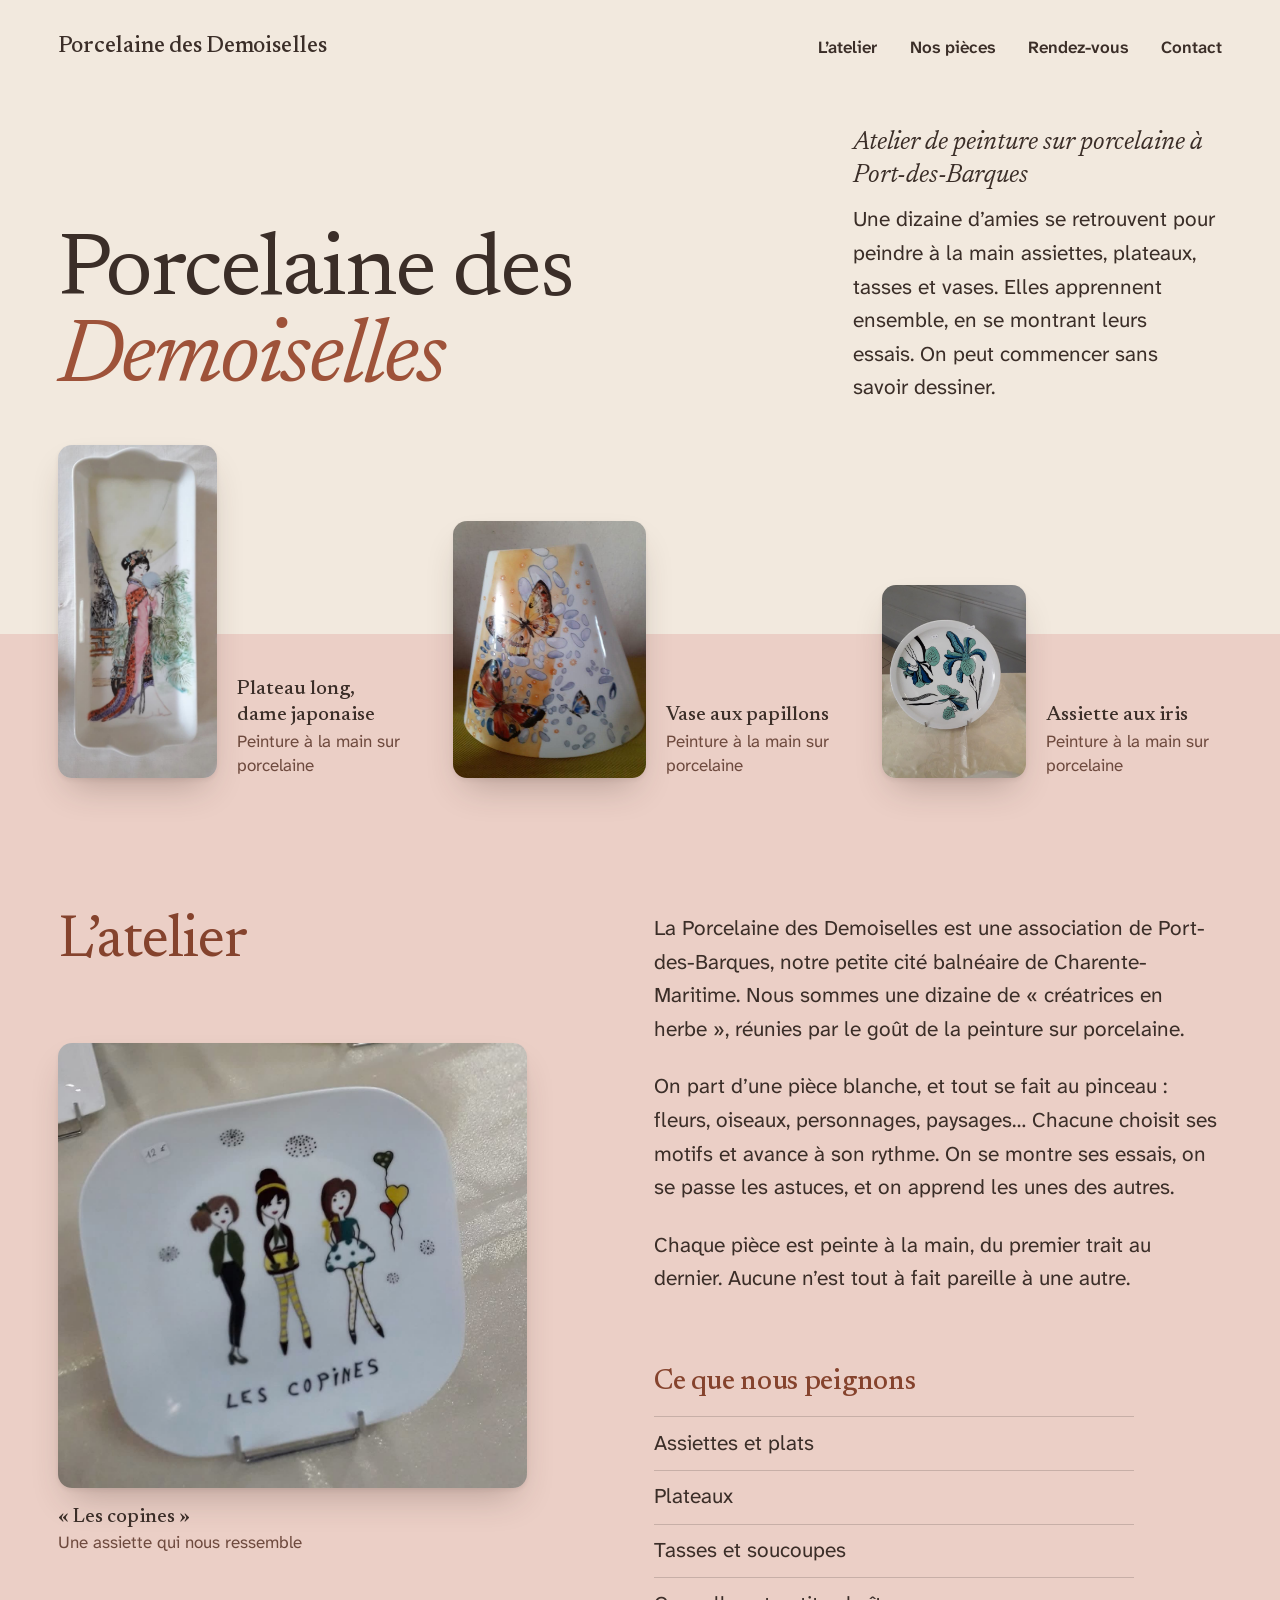
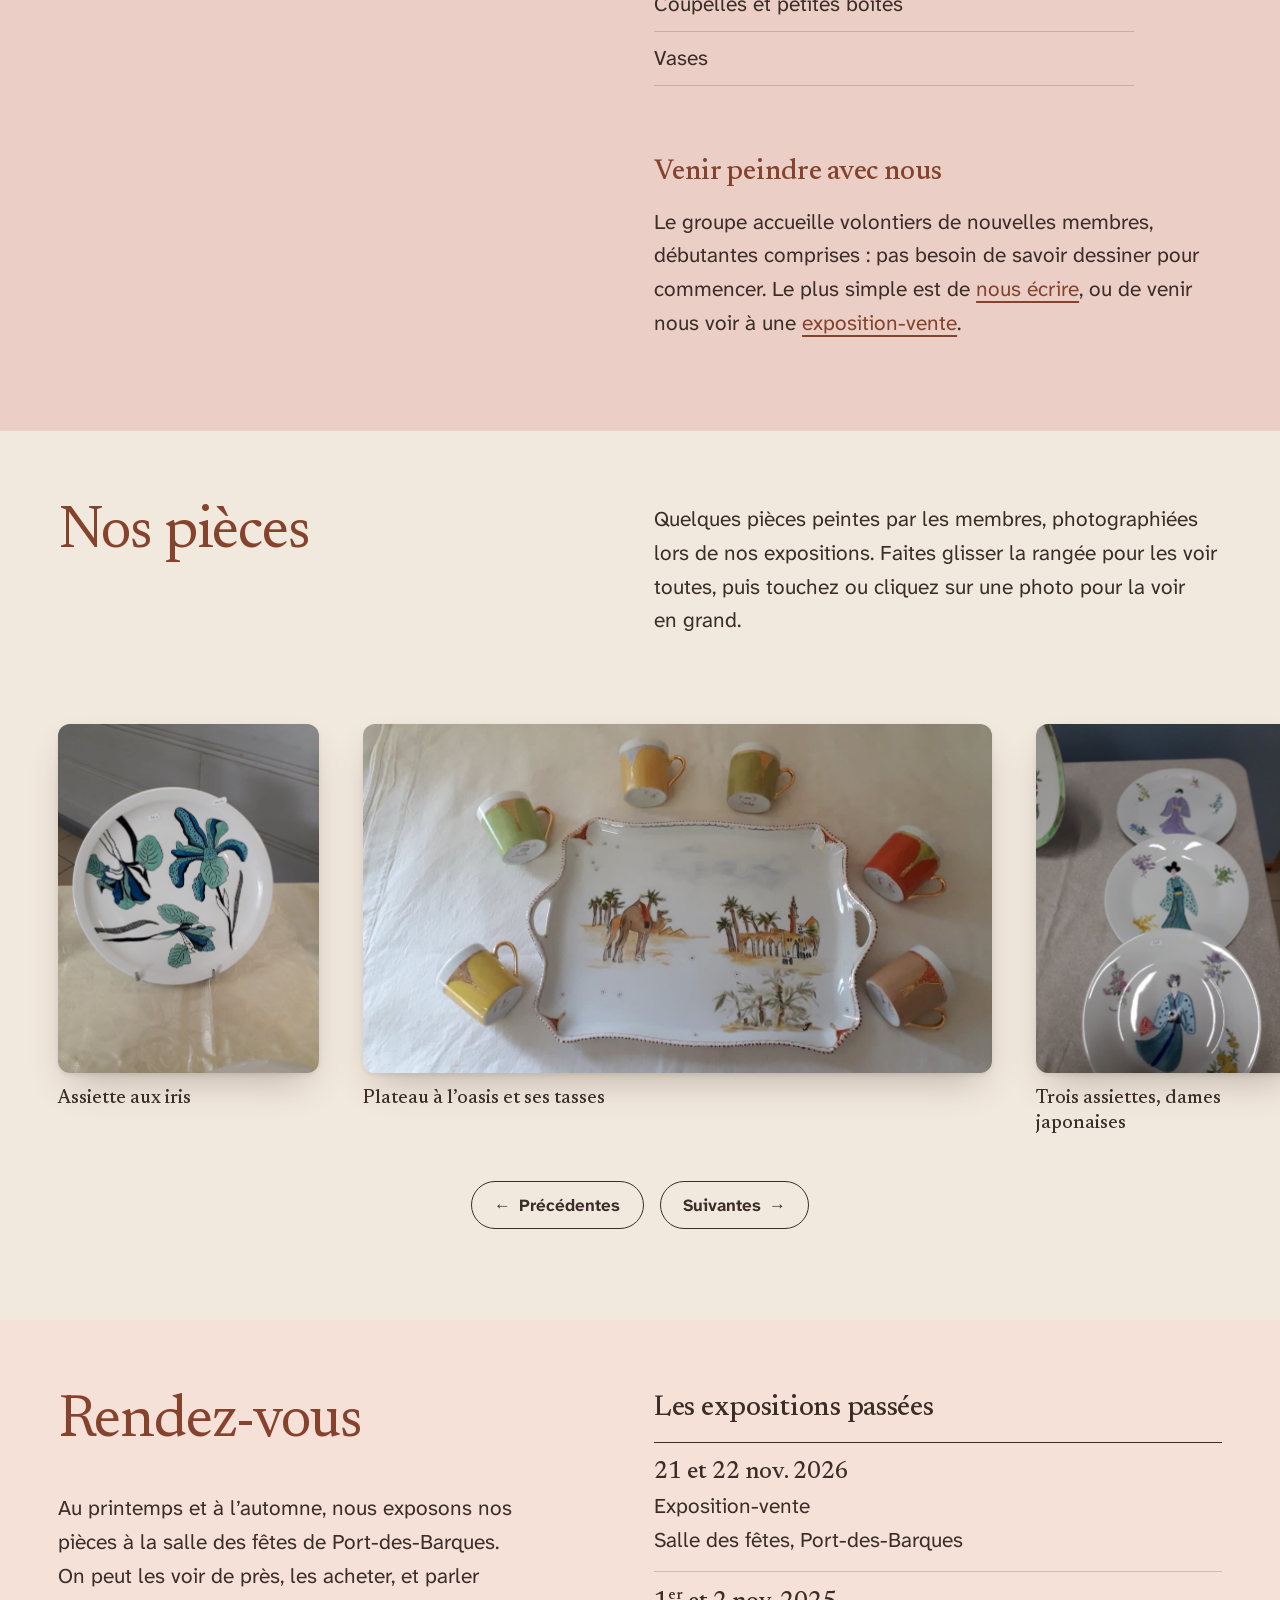
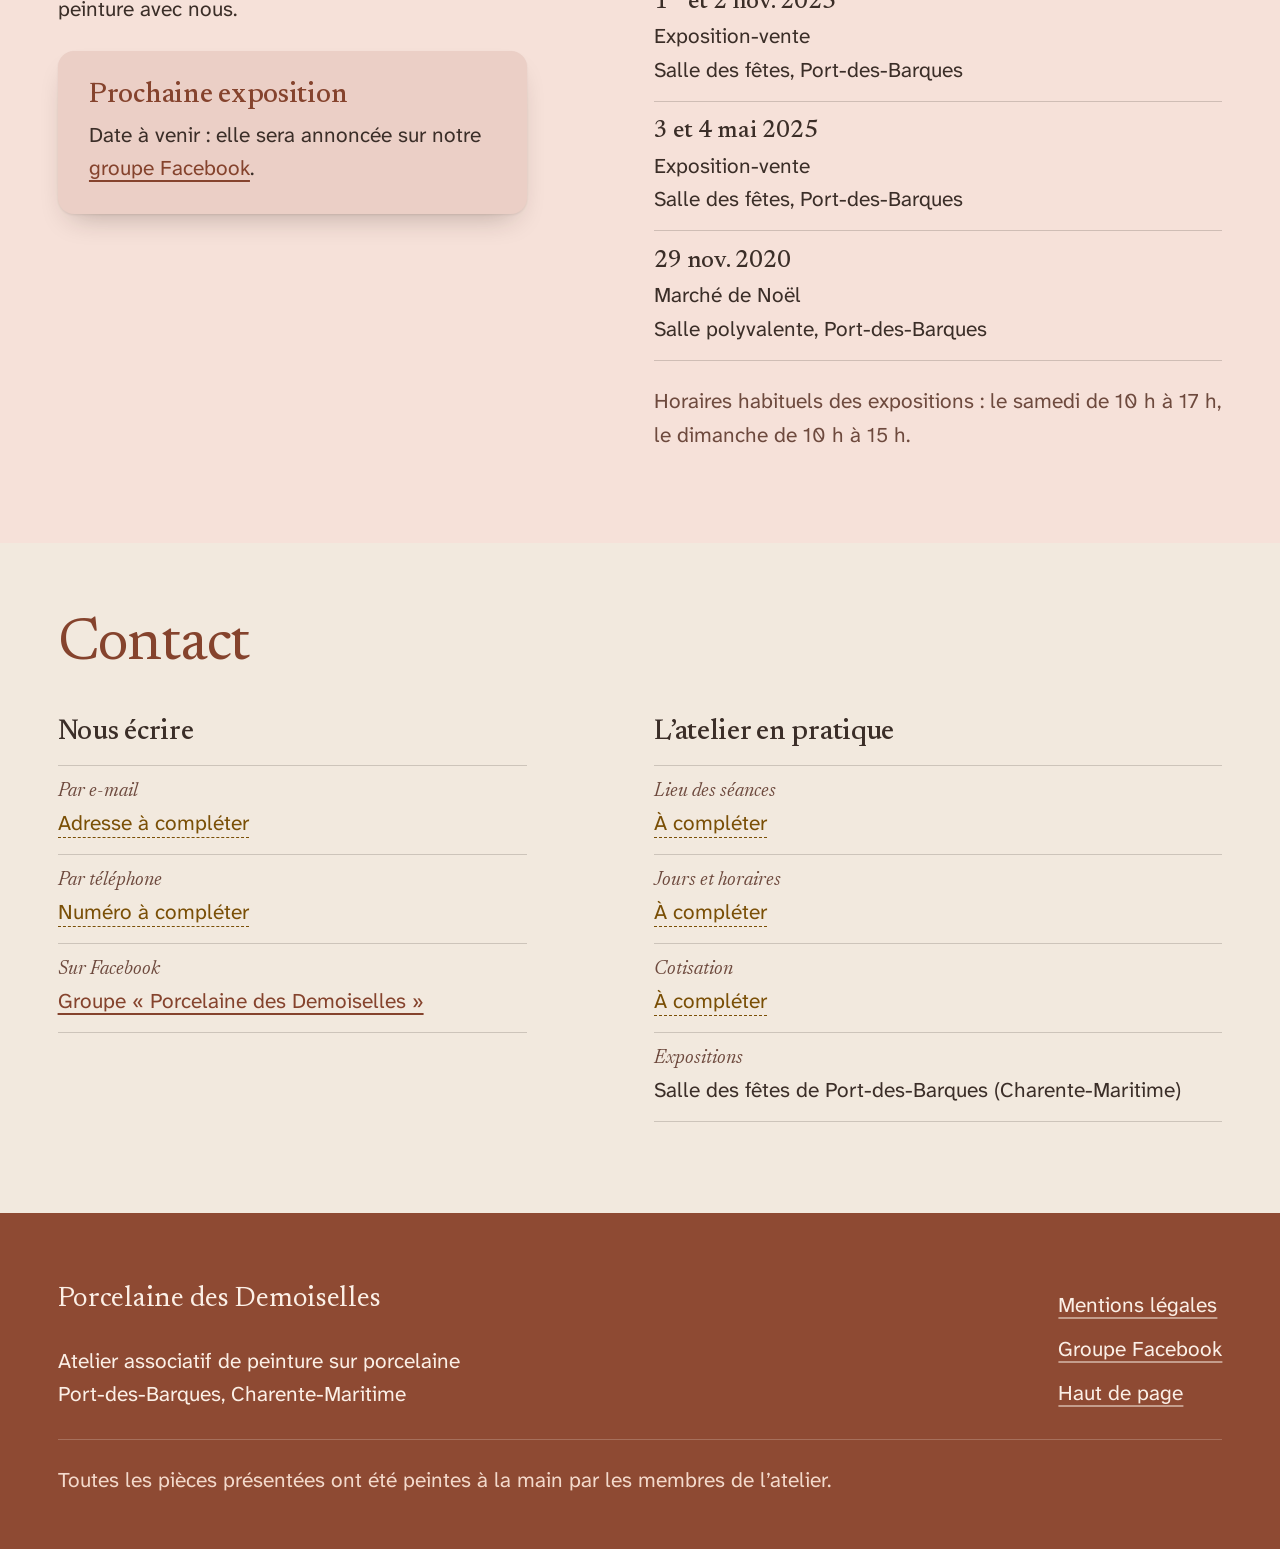
<file: index.html>
<!doctype html>
<html lang="fr">
<head>
  <meta charset="utf-8">
  <meta name="viewport" content="width=device-width, initial-scale=1">
  <title>Porcelaine des Demoiselles · Atelier de peinture sur porcelaine à Port-des-Barques</title>
  <meta name="description" content="Atelier associatif de peinture sur porcelaine à Port-des-Barques (Charente-Maritime). Une dizaine d’amies qui peignent à la main et apprennent ensemble. Débutantes bienvenues.">
  <meta name="theme-color" content="#f2e9de">

  <!-- Polices hébergées sur le site (aucun appel extérieur) -->
  <link rel="preload" href="./fonts/newsreader.woff2" as="font" type="font/woff2" crossorigin>
  <link rel="preload" href="./fonts/atkinson-hyperlegible-next.woff2" as="font" type="font/woff2" crossorigin>

  <!-- Signale que JavaScript marche : le menu se replie alors derrière le bouton « Menu » sur téléphone -->
  <script>document.documentElement.classList.add("js");</script>

  <!-- Feuilles de style, dans cet ordre -->
  <link rel="stylesheet" href="./css/base.css">
  <link rel="stylesheet" href="./css/layout.css">
  <link rel="stylesheet" href="./css/sections.css">
  <link rel="stylesheet" href="./css/galerie.css">

  <link rel="icon" href="./images/site/favicon.svg" type="image/svg+xml">
</head>
<body>
  <a class="lien-evitement" href="#contenu">Aller au contenu</a>

  <!-- ============ EN-TÊTE ============ -->
  <header class="entete">
    <div class="conteneur entete__interieur">
      <a class="marque" href="./index.html">Porcelaine des Demoiselles</a>
      <!-- Bouton « Menu », visible seulement sur téléphone (géré par js/menu.js) -->
      <button class="menu-bouton" type="button" aria-expanded="false" aria-controls="navigation-principale">
        <span class="menu-bouton__icone" aria-hidden="true"></span>
        Menu
      </button>
      <nav class="navigation" id="navigation-principale" aria-label="Navigation principale">
        <ul>
          <li><a href="#atelier">L’atelier</a></li>
          <li><a href="#galerie">Nos pièces</a></li>
          <li><a href="#rendez-vous">Rendez-vous</a></li>
          <li><a href="#contact">Contact</a></li>
        </ul>
      </nav>
    </div>
  </header>

  <main id="contenu">

    <!-- ============ ACCUEIL ============ -->
    <section class="accueil" aria-labelledby="titre-accueil">
      <div class="conteneur">
        <div class="accueil__inscription">
          <h1 id="titre-accueil">Porcelaine des <em>Demoiselles</em></h1>
          <div class="accueil__texte">
            <p class="accueil__lieu">Atelier de peinture sur porcelaine à <span class="sans-coupure">Port-des-Barques</span></p>
            <p>Une dizaine d’amies se retrouvent pour peindre à la main assiettes, plateaux, tasses et vases. Elles apprennent ensemble, en se montrant leurs essais. On peut commencer sans savoir dessiner.</p>
          </div>
        </div>

        <!-- Les trois pièces posées sur la nappe, sur une même ligne, chacune avec son cartel.
             Pour changer une pièce : changer src, width, height, alt et le texte du cartel. -->
        <div class="accrochage">
          <figure class="oeuvre oeuvre--grande">
            <img src="./images/galerie/plateau-long-geisha.jpg" width="672" height="1400"
                 alt="Plateau long et étroit peint d’une dame japonaise en kimono rose.">
            <figcaption class="cartel"><strong>Plateau long, dame japonaise</strong> Peinture à la main sur porcelaine</figcaption>
          </figure>
          <figure class="oeuvre oeuvre--moyenne">
            <img src="./images/galerie/abat-jour-papillons.jpg" width="720" height="960"
                 alt="Vase en porcelaine peint de papillons orangés.">
            <figcaption class="cartel"><strong>Vase aux papillons</strong> Peinture à la main sur porcelaine</figcaption>
          </figure>
          <figure class="oeuvre oeuvre--petite">
            <img src="./images/galerie/assiette-iris.jpg" width="1050" height="1400"
                 alt="Assiette blanche peinte de grands iris bleus et verts.">
            <figcaption class="cartel"><strong>Assiette aux iris</strong> Peinture à la main sur porcelaine</figcaption>
          </figure>
        </div>
      </div>
    </section>

    <!-- ============ L'ATELIER ============ -->
    <section class="partie fond-fort" id="atelier" aria-labelledby="titre-atelier">
      <!-- Sur ordinateur : le titre et la pièce à gauche, le texte à droite -->
      <div class="conteneur partie__grille">
        <h2 class="partie__titre" id="titre-atelier">L’atelier</h2>
        <div class="partie__corps">
          <p>La Porcelaine des Demoiselles est une association de Port-des-Barques, notre petite cité balnéaire de Charente-Maritime. Nous sommes une dizaine de «&nbsp;créatrices en herbe&nbsp;», réunies par le goût de la peinture sur porcelaine.</p>
          <p>On part d’une pièce blanche, et tout se fait au pinceau&nbsp;: fleurs, oiseaux, personnages, paysages… Chacune choisit ses motifs et avance à son rythme. On se montre ses essais, on se passe les astuces, et on apprend les unes des autres.</p>
          <p>Chaque pièce est peinte à la main, du premier trait au dernier. Aucune n’est tout à fait pareille à une autre.</p>

          <h3>Ce que nous peignons</h3>
          <ul class="liste">
            <li>Assiettes et plats</li>
            <li>Plateaux</li>
            <li>Tasses et soucoupes</li>
            <li>Coupelles et petites boîtes</li>
            <li>Vases</li>
          </ul>

          <h3 id="rejoindre">Venir peindre avec nous</h3>
          <p>Le groupe accueille volontiers de nouvelles membres, débutantes comprises&nbsp;: pas besoin de savoir dessiner pour commencer. Le plus simple est de <a href="#contact">nous écrire</a>, ou de venir nous voir à une <a href="#rendez-vous">exposition-vente</a>.</p>
        </div>

        <figure class="partie__piece">
          <img src="./images/galerie/assiette-les-copines.jpg" width="1200" height="1138" loading="lazy"
               alt="Assiette carrée peinte de trois jeunes femmes souriantes, avec l’inscription « Les copines ».">
          <figcaption class="cartel"><strong>«&nbsp;Les copines&nbsp;»</strong> Une assiette qui nous ressemble</figcaption>
        </figure>
      </div>
    </section>

    <!-- ============ GALERIE ============ -->
    <!-- Pour ajouter une photo : copier un bloc <figure> ... </figure> (voir README.md). -->
    <section class="partie" id="galerie" aria-labelledby="titre-galerie">
      <div class="conteneur">
        <div class="partie__grille">
          <h2 class="partie__titre" id="titre-galerie">Nos pièces</h2>
          <div class="partie__corps">
            <p class="partie__intro">Quelques pièces peintes par les membres, photographiées lors de nos expositions. Faites glisser la rangée pour les voir toutes, puis touchez ou cliquez sur une photo pour la voir en grand.</p>
          </div>
        </div>

        <!-- La rangée de pièces : elle défile de côté (doigt, souris, clavier ou boutons dessous) -->
        <div class="galerie" id="galerie-rangee" role="region" aria-label="Nos pièces, à faire défiler" tabindex="0">
          <figure class="galerie__item">
            <a class="galerie__lien" href="./images/galerie/assiette-iris.jpg">
              <img src="./images/galerie/assiette-iris.jpg" width="1050" height="1400" loading="lazy"
                   alt="Assiette blanche peinte de grands iris bleus et verts.">
            </a>
            <figcaption>Assiette aux iris</figcaption>
          </figure>

          <figure class="galerie__item">
            <a class="galerie__lien" href="./images/galerie/plateau-oasis-tasses.jpg">
              <img src="./images/galerie/plateau-oasis-tasses.jpg" width="1400" height="776" loading="lazy"
                   alt="Plateau à anses peint de chameaux et de palmiers, entouré de six tasses colorées.">
            </a>
            <figcaption>Plateau à l’oasis et ses tasses</figcaption>
          </figure>

          <figure class="galerie__item">
            <a class="galerie__lien" href="./images/galerie/trio-assiettes-geishas.jpg">
              <img src="./images/galerie/trio-assiettes-geishas.jpg" width="1050" height="1400" loading="lazy"
                   alt="Trois assiettes peintes chacune d’une dame japonaise en kimono pastel.">
            </a>
            <figcaption>Trois assiettes, dames japonaises</figcaption>
          </figure>

          <figure class="galerie__item">
            <a class="galerie__lien" href="./images/galerie/assiette-leopard.jpg">
              <img src="./images/galerie/assiette-leopard.jpg" width="1050" height="1400" loading="lazy"
                   alt="Assiette au bord noir peinte d’un léopard caché dans des feuillages tropicaux.">
            </a>
            <figcaption>Assiette, léopard dans les feuillages</figcaption>
          </figure>

          <figure class="galerie__item">
            <a class="galerie__lien" href="./images/galerie/petites-pieces-dorees.jpg">
              <img src="./images/galerie/petites-pieces-dorees.jpg" width="1080" height="810" loading="lazy"
                   alt="Trois petites pièces rehaussées d’or : une coupelle en forme de fleur, une boîte ronde rose et un carreau aux renards.">
            </a>
            <figcaption>Petites pièces rehaussées d’or</figcaption>
          </figure>

          <figure class="galerie__item">
            <a class="galerie__lien" href="./images/galerie/plateau-chats-etoiles.jpg">
              <img src="./images/galerie/plateau-chats-etoiles.jpg" width="1050" height="1400" loading="lazy"
                   alt="Plateau blanc peint de deux chats noirs sous un réverbère et un ciel étoilé.">
            </a>
            <figcaption>Plateau aux chats sous les étoiles</figcaption>
          </figure>

          <figure class="galerie__item">
            <a class="galerie__lien" href="./images/galerie/plateau-oiseau-fantastique.jpg">
              <img src="./images/galerie/plateau-oiseau-fantastique.jpg" width="672" height="1400" loading="lazy"
                   alt="Plateau long peint d’un oiseau fantastique à la crête en éventail, sur un fond irisé.">
            </a>
            <figcaption>Plateau, oiseau fantastique</figcaption>
          </figure>

          <figure class="galerie__item">
            <a class="galerie__lien" href="./images/galerie/tasse-herbes-folles.jpg">
              <img src="./images/galerie/tasse-herbes-folles.jpg" width="1400" height="772" loading="lazy"
                   alt="Tasse et soucoupe blanches peintes d’herbes folles.">
            </a>
            <figcaption>Tasse et soucoupe aux herbes folles</figcaption>
          </figure>

          <figure class="galerie__item">
            <a class="galerie__lien" href="./images/galerie/assiette-dame-kimono.jpg">
              <img src="./images/galerie/assiette-dame-kimono.jpg" width="1050" height="1400" loading="lazy"
                   alt="Assiette au bord vert peinte d’une dame en kimono jaune.">
            </a>
            <figcaption>Assiette, dame en kimono</figcaption>
          </figure>

          <figure class="galerie__item">
            <a class="galerie__lien" href="./images/galerie/abat-jour-papillons.jpg">
              <img src="./images/galerie/abat-jour-papillons.jpg" width="720" height="960" loading="lazy"
                   alt="Vase en porcelaine peint de papillons orangés.">
            </a>
            <figcaption>Vase aux papillons</figcaption>
          </figure>

          <figure class="galerie__item">
            <a class="galerie__lien" href="./images/galerie/assiette-fleurs-rouges.jpg">
              <img src="./images/galerie/assiette-fleurs-rouges.jpg" width="1400" height="984" loading="lazy"
                   alt="Assiette peinte de grandes fleurs rouges, à côté d’une assiette turquoise décorée de chats.">
            </a>
            <figcaption>Assiette aux fleurs rouges</figcaption>
          </figure>

          <figure class="galerie__item">
            <a class="galerie__lien" href="./images/galerie/assiettes-elegantes.jpg">
              <img src="./images/galerie/assiettes-elegantes.jpg" width="1050" height="1400" loading="lazy"
                   alt="Six assiettes blanches peintes de silhouettes de femmes élégantes vêtues de noir.">
            </a>
            <figcaption>Série d’assiettes, élégantes en noir</figcaption>
          </figure>

          <figure class="galerie__item">
            <a class="galerie__lien" href="./images/galerie/plateau-rouge-gorge.jpg">
              <img src="./images/galerie/plateau-rouge-gorge.jpg" width="1050" height="1400" loading="lazy"
                   alt="Plateau rectangulaire peint.">
            </a>
            <figcaption>Plateau</figcaption>
          </figure>

          <figure class="galerie__item">
            <a class="galerie__lien" href="./images/galerie/plateau-long-geisha.jpg">
              <img src="./images/galerie/plateau-long-geisha.jpg" width="672" height="1400" loading="lazy"
                   alt="Plateau long et étroit peint d’une dame japonaise en kimono rose.">
            </a>
            <figcaption>Plateau long, dame japonaise</figcaption>
          </figure>

          <figure class="galerie__item">
            <a class="galerie__lien" href="./images/galerie/assiette-damier-plateau-annees-folles.jpg">
              <img src="./images/galerie/assiette-damier-plateau-annees-folles.jpg" width="1050" height="1400" loading="lazy"
                   alt="Assiette en damier multicolore posée derrière un plateau peint de trois femmes à la mode des années folles.">
            </a>
            <figcaption>Assiette en damier et plateau «&nbsp;années folles&nbsp;»</figcaption>
          </figure>

          <figure class="galerie__item">
            <a class="galerie__lien" href="./images/galerie/assiette-oiseau-eau.jpg">
              <img src="./images/galerie/assiette-oiseau-eau.jpg" width="1050" height="1400" loading="lazy"
                   alt="Assiette au bord vert peinte d’un oiseau d’eau.">
            </a>
            <figcaption>Assiette à l’oiseau d’eau</figcaption>
          </figure>
        </div>

        <!-- Boutons pour faire défiler la rangée (affichés seulement avec JavaScript) -->
        <div class="galerie__commandes">
          <button class="bouton galerie__fleche" type="button" data-sens="-1" aria-controls="galerie-rangee" aria-label="Pièces précédentes"><span aria-hidden="true">←</span> Précédentes</button>
          <button class="bouton galerie__fleche" type="button" data-sens="1" aria-controls="galerie-rangee" aria-label="Pièces suivantes">Suivantes <span aria-hidden="true">→</span></button>
        </div>
      </div>
    </section>

    <!-- ============ RENDEZ-VOUS ============ -->
    <section class="partie fond-doux" id="rendez-vous" aria-labelledby="titre-rendez-vous">
      <div class="conteneur partie__grille">
        <h2 class="partie__titre" id="titre-rendez-vous">Rendez-vous</h2>

        <div class="partie__cote">
          <p class="partie__intro">Au printemps et à l’automne, nous exposons nos pièces à la salle des fêtes de Port-des-Barques. On peut les voir de près, les acheter, et parler peinture avec nous.</p>

          <!-- PROCHAIN RENDEZ-VOUS : remplacer la phrase ci-dessous quand une date est connue.
               Exemple : <strong>Exposition-vente</strong> samedi 2 mai 2027, 10 h – 17 h, salle des fêtes de Port-des-Barques -->
          <p class="prochain">
            <span class="prochain__titre">Prochaine exposition</span>
            <span class="prochain__texte">Date à venir&nbsp;: elle sera annoncée sur notre <a href="https://www.facebook.com/groups/818583442289298" rel="noopener">groupe Facebook</a>.</span>
          </p>
        </div>

        <div class="partie__corps partie__corps--tableau">
          <h3>Les expositions passées</h3>
          <!-- Ajouter une ligne <tr> en haut du tableau pour chaque nouvel événement -->
          <table class="annuaire">
            <thead>
              <tr>
                <th scope="col">Date</th>
                <th scope="col">Événement</th>
                <th scope="col">Lieu</th>
              </tr>
            </thead>
            <tbody>
              <tr>
                <td>21 et 22 nov. 2026</td>
                <td>Exposition-vente</td>
                <td>Salle des fêtes, <span class="sans-coupure">Port-des-Barques</span></td>
              </tr>
              <tr>
                <td>1<sup>er</sup> et 2 nov. 2025</td>
                <td>Exposition-vente</td>
                <td>Salle des fêtes, <span class="sans-coupure">Port-des-Barques</span></td>
              </tr>
              <tr>
                <td>3 et 4 mai 2025</td>
                <td>Exposition-vente</td>
                <td>Salle des fêtes, <span class="sans-coupure">Port-des-Barques</span></td>
              </tr>
              <tr>
                <td>29 nov. 2020</td>
                <td>Marché de Noël</td>
                <td>Salle polyvalente, <span class="sans-coupure">Port-des-Barques</span></td>
              </tr>
            </tbody>
          </table>
          <p class="note">Horaires habituels des expositions&nbsp;: le samedi de 10&nbsp;h à 17&nbsp;h, le dimanche de 10&nbsp;h à 15&nbsp;h.</p>
        </div>
      </div>
    </section>

    <!-- ============ INFOS PRATIQUES ET CONTACT ============ -->
    <!-- Les mentions « à compléter » sont à remplacer par les vraies informations (voir README.md) -->
    <section class="partie" id="contact" aria-labelledby="titre-contact">
      <div class="conteneur partie__grille">
        <h2 class="partie__titre" id="titre-contact">Contact</h2>

        <div class="contact__bloc partie__cote">
          <h3>Nous écrire</h3>
          <dl class="fiche">
            <div>
              <dt>Par e-mail</dt>
              <dd>
                <span class="a-completer">Adresse à compléter</span>
                <!-- Remplacer la ligne ci-dessus par :
                <a href="mailto:votre.adresse@exemple.fr">votre.adresse@exemple.fr</a> -->
              </dd>
            </div>
            <div>
              <dt>Par téléphone</dt>
              <dd>
                <span class="a-completer">Numéro à compléter</span>
                <!-- Remplacer la ligne ci-dessus par (numéro sans espaces dans href) :
                <a href="tel:+33600000000">06 00 00 00 00</a> -->
              </dd>
            </div>
            <div>
              <dt>Sur Facebook</dt>
              <dd><a href="https://www.facebook.com/groups/818583442289298" rel="noopener">Groupe «&nbsp;Porcelaine des Demoiselles&nbsp;»</a></dd>
            </div>
          </dl>
        </div>

        <div class="partie__corps partie__corps--bas">
          <div class="contact__bloc">
            <h3>L’atelier en pratique</h3>
            <dl class="fiche">
              <div>
                <dt>Lieu des séances</dt>
                <dd><span class="a-completer">À compléter</span></dd>
              </div>
              <div>
                <dt>Jours et horaires</dt>
                <dd><span class="a-completer">À compléter</span></dd>
              </div>
              <div>
                <dt>Cotisation</dt>
                <dd><span class="a-completer">À compléter</span></dd>
              </div>
              <div>
                <dt>Expositions</dt>
                <dd>Salle des fêtes de Port-des-Barques (Charente-Maritime)</dd>
              </div>
            </dl>
          </div>
        </div>
      </div>
    </section>
  </main>

  <!-- ============ PIED DE PAGE ============ -->
  <footer class="pied">
    <div class="conteneur pied__interieur">
      <p class="pied__nom">Porcelaine des Demoiselles</p>
      <p>Atelier associatif de peinture sur porcelaine<br>Port-des-Barques, Charente-Maritime</p>
      <ul class="pied__liens">
        <li><a href="./mentions-legales.html">Mentions légales</a></li>
        <li><a href="https://www.facebook.com/groups/818583442289298" rel="noopener">Groupe Facebook</a></li>
        <li><a href="#contenu">Haut de page</a></li>
      </ul>
      <p class="pied__note">Toutes les pièces présentées ont été peintes à la main par les membres de l’atelier.</p>
    </div>
  </footer>


  <!-- Visionneuse de photos (utilisée par js/galerie.js) -->
  <dialog class="visionneuse" id="visionneuse" aria-label="Photo agrandie">
    <div class="visionneuse__interieur">
      <figure class="visionneuse__figure">
        <img class="visionneuse__image" src="./images/galerie/assiette-iris.jpg" loading="lazy" alt="">
        <figcaption>
          <span class="visionneuse__legende"></span>
          <span class="visionneuse__compteur"></span>
        </figcaption>
      </figure>
      <div class="visionneuse__commandes">
        <button type="button" class="bouton" data-action="precedente">Précédente</button>
        <button type="button" class="bouton" data-action="fermer">Fermer</button>
        <button type="button" class="bouton" data-action="suivante">Suivante</button>
      </div>
    </div>
  </dialog>

  <script src="./js/menu.js" defer></script>
  <script src="./js/galerie.js" defer></script>
</body>
</html>
</file>
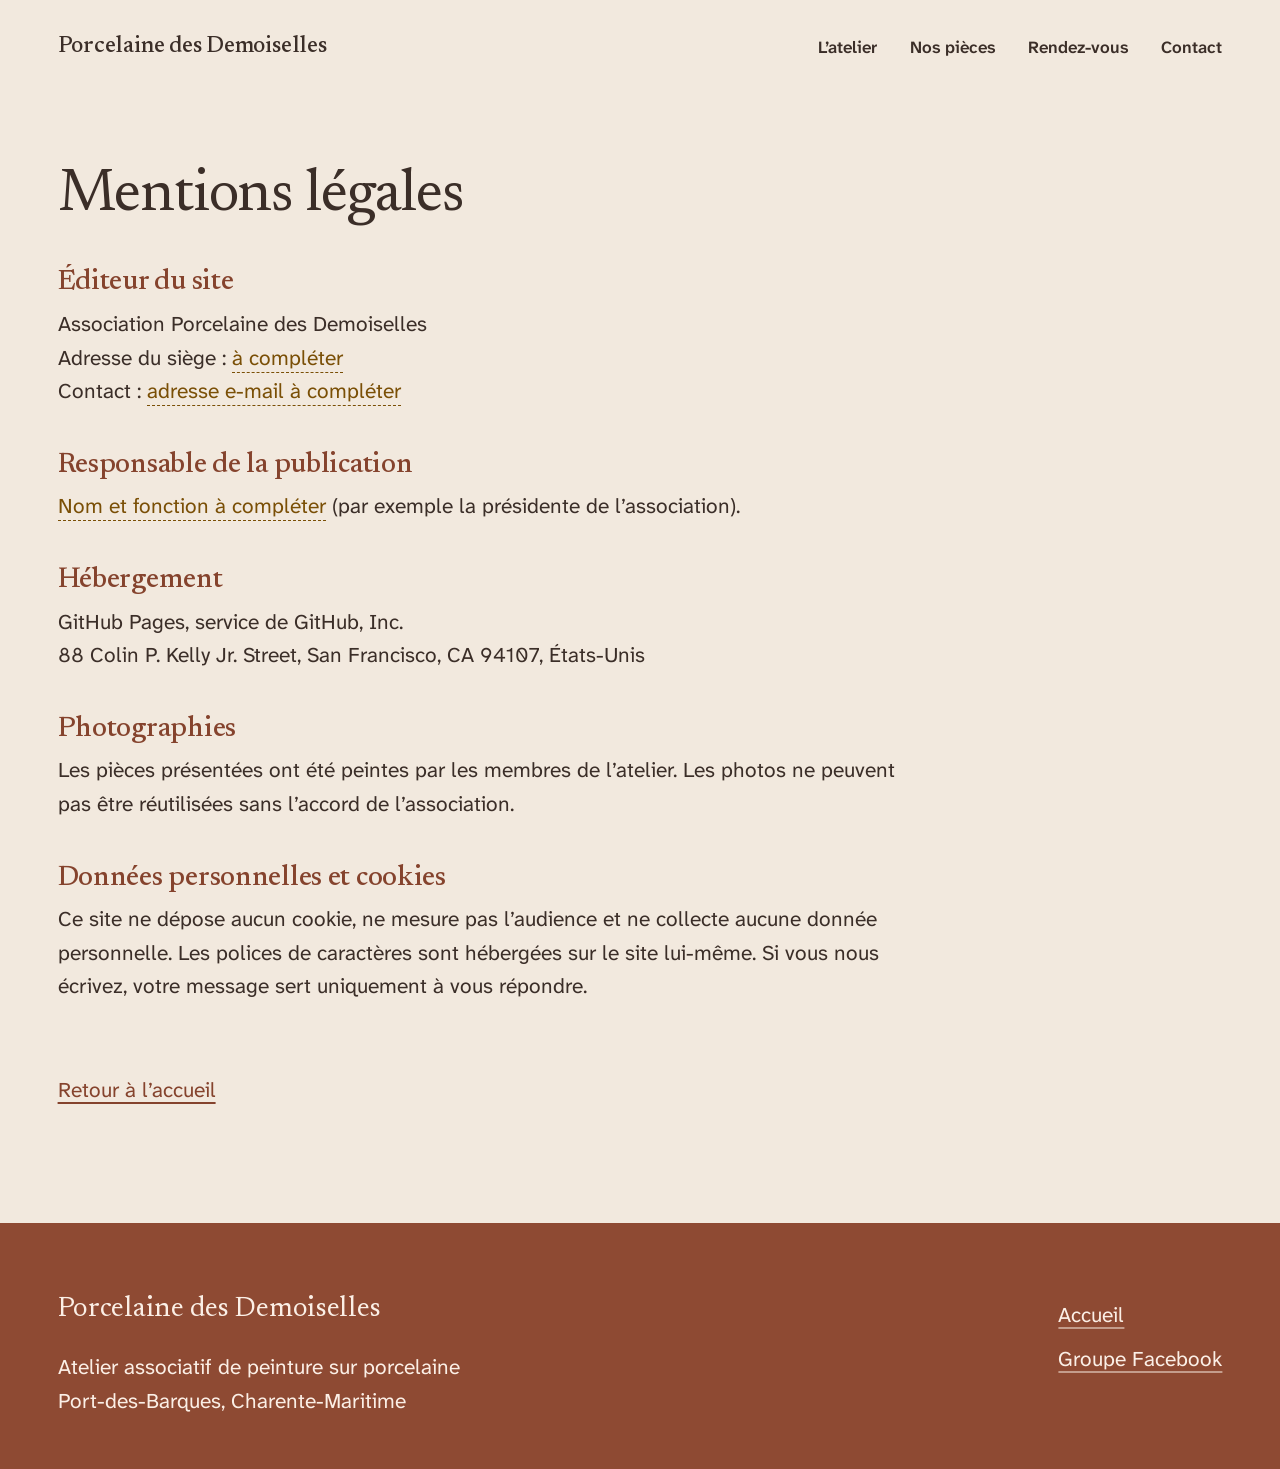
<file: mentions-legales.html>
<!doctype html>
<html lang="fr">
<head>
  <meta charset="utf-8">
  <meta name="viewport" content="width=device-width, initial-scale=1">
  <title>Mentions légales · Porcelaine des Demoiselles</title>
  <meta name="description" content="Mentions légales du site de l’atelier Porcelaine des Demoiselles, Port-des-Barques.">
  <meta name="theme-color" content="#f2e9de">
  <meta name="robots" content="noindex">

  <link rel="preload" href="./fonts/newsreader.woff2" as="font" type="font/woff2" crossorigin>
  <link rel="preload" href="./fonts/atkinson-hyperlegible-next.woff2" as="font" type="font/woff2" crossorigin>
  <script>document.documentElement.classList.add("js");</script>
  <link rel="stylesheet" href="./css/base.css">
  <link rel="stylesheet" href="./css/layout.css">
  <link rel="stylesheet" href="./css/sections.css">

  <link rel="icon" href="./images/site/favicon.svg" type="image/svg+xml">
</head>
<body>
  <a class="lien-evitement" href="#contenu">Aller au contenu</a>

  <!-- ============ EN-TÊTE ============ -->
  <header class="entete">
    <div class="conteneur entete__interieur">
      <a class="marque" href="./index.html">Porcelaine des Demoiselles</a>
      <!-- Bouton « Menu », visible seulement sur téléphone (géré par js/menu.js) -->
      <button class="menu-bouton" type="button" aria-expanded="false" aria-controls="navigation-principale">
        <span class="menu-bouton__icone" aria-hidden="true"></span>
        Menu
      </button>
      <nav class="navigation" id="navigation-principale" aria-label="Navigation principale">
        <ul>
          <li><a href="./index.html#atelier">L’atelier</a></li>
          <li><a href="./index.html#galerie">Nos pièces</a></li>
          <li><a href="./index.html#rendez-vous">Rendez-vous</a></li>
          <li><a href="./index.html#contact">Contact</a></li>
        </ul>
      </nav>
    </div>
  </header>

  <!-- Les mentions « à compléter » sont à remplacer par les vraies informations -->
  <main id="contenu" class="partie mentions">
    <div class="conteneur prose">
      <h1>Mentions légales</h1>

      <h2>Éditeur du site</h2>
      <p>Association Porcelaine des Demoiselles<br>
        Adresse du siège&nbsp;: <span class="a-completer">à compléter</span><br>
        Contact&nbsp;: <span class="a-completer">adresse e-mail à compléter</span></p>

      <h2>Responsable de la publication</h2>
      <p><span class="a-completer">Nom et fonction à compléter</span> (par exemple la présidente de l’association).</p>

      <h2>Hébergement</h2>
      <!-- À adapter si le site est hébergé ailleurs que sur GitHub Pages -->
      <p>GitHub Pages, service de GitHub, Inc.<br>
        88 Colin P. Kelly Jr. Street, San Francisco, CA 94107, États-Unis</p>

      <h2>Photographies</h2>
      <p>Les pièces présentées ont été peintes par les membres de l’atelier. Les photos ne peuvent pas être réutilisées sans l’accord de l’association.</p>

      <h2>Données personnelles et cookies</h2>
      <p>Ce site ne dépose aucun cookie, ne mesure pas l’audience et ne collecte aucune donnée personnelle. Les polices de caractères sont hébergées sur le site lui-même. Si vous nous écrivez, votre message sert uniquement à vous répondre.</p>

      <p class="mentions__retour"><a href="./index.html">Retour à l’accueil</a></p>
    </div>
  </main>

  <footer class="pied">
    <div class="conteneur pied__interieur">
      <p class="pied__nom">Porcelaine des Demoiselles</p>
      <p>Atelier associatif de peinture sur porcelaine<br>Port-des-Barques, Charente-Maritime</p>
      <ul class="pied__liens">
        <li><a href="./index.html">Accueil</a></li>
        <li><a href="https://www.facebook.com/groups/818583442289298" rel="noopener">Groupe Facebook</a></li>
      </ul>
    </div>
  </footer>


  <script src="./js/menu.js" defer></script>
</body>
</html>
</file>
<file: css/base.css>
/* =========================================================
   base.css — polices, couleurs, typographie, éléments communs
   C'est ici qu'on change les couleurs et les tailles du site.
   L'ambiance : la table de l'exposition-vente, un après-midi d'automne.
   ========================================================= */

/* ---------- Polices (fichiers dans /fonts, licence libre OFL) ---------- */
/* Newsreader : les titres, chaleureux et lisibles (droit et italique) */
@font-face {
  font-family: "Newsreader";
  src: url("../fonts/newsreader.woff2") format("woff2");
  font-weight: 200 800;
  font-style: normal;
  font-display: swap;
}

@font-face {
  font-family: "Newsreader";
  src: url("../fonts/newsreader-italique.woff2") format("woff2");
  font-weight: 200 800;
  font-style: italic;
  font-display: swap;
}

/* Atkinson Hyperlegible Next : le texte courant, conçu pour bien se lire */
@font-face {
  font-family: "Atkinson Hyperlegible Next";
  src: url("../fonts/atkinson-hyperlegible-next.woff2") format("woff2");
  font-weight: 200 800;
  font-style: normal;
  font-display: swap;
}

/* ---------- Réglages généraux (variables) ---------- */
:root {
  /* ---- Les couleurs ----
     Une palette douce : un fond lin, un rose poudré (la nappe sous les pièces
     et « L'atelier »), un rose plus clair (« Rendez-vous »), un pied de page
     terre cuite, un texte brun très foncé et une couleur d'accent terre cuite.
     Pour changer toute l'ambiance, il suffit de changer ces valeurs. */
  --fond: #f2e9de;          /* lin : fond général, haut de page, galerie, contact */
  --fond-doux: #f6e1d9;     /* rose clair : « Rendez-vous » */
  --fort: #ebcfc6;          /* rose poudré : la nappe, « L'atelier », le carton du prochain rendez-vous */
  --fort-texte: #3b2e28;    /* texte sur le rose poudré */
  --fort-doux: #6e4a3e;     /* cartels sur le rose poudré */
  --fort-titre: #85432d;    /* titres sur le rose poudré */
  --fort-lien: #85432d;     /* liens sur le rose poudré */
  --fort-filet: rgb(59 46 40 / 0.2);
  --pied: #8e4a33;          /* terre cuite : pied de page */
  --pied-texte: #fbefe6;
  --pied-doux: #f3d9cb;

  --encre: #3b2e28;         /* texte principal */
  --encre-douce: #6e4a3e;   /* cartels, légendes, notes */
  --accent: #9e5239;        /* le mot en italique du grand titre */
  --lien: #85432d;          /* titres des parties et liens */
  --ocre: #7a4f06;          /* repère des informations encore à compléter */
  --filet: rgb(59 46 40 / 0.2);    /* traits fins entre les lignes */
  --selection: #e9b8a6;
  --survol: rgb(59 46 40 / 0.07);

  /* Les photos : coins doux et ombre chaude (et quand on les survole) */
  --rayon: 14px;
  --ombre: 0 2px 4px rgb(58 42 35 / 0.08), 0 18px 36px -12px rgb(58 42 35 / 0.30);
  --ombre-levee: 0 4px 8px rgb(58 42 35 / 0.10), 0 30px 52px -14px rgb(58 42 35 / 0.38);
  --douceur: cubic-bezier(0.16, 1, 0.3, 1);

  /* Polices */
  --police-titre: "Newsreader", Georgia, "Times New Roman", serif;
  --police-texte: "Atkinson Hyperlegible Next", "Segoe UI", Arial, sans-serif;

  /* Tailles de texte (grandes, pour un confort de lecture) */
  --texte: clamp(1.1875rem, 1.1rem + 0.3vw, 1.3125rem);   /* 19 à 21 px */
  --texte-petit: 1.0625rem;                                 /* 17 px, jamais moins */
  --titre-1: clamp(3rem, 1.1rem + 5.6vw, 5.875rem);
  --titre-2: clamp(2.375rem, 1.3rem + 3vw, 3.875rem);
  --titre-3: clamp(1.5rem, 1.35rem + 0.5vw, 1.75rem);

  /* Espacements */
  --espace-1: 0.5rem;
  --espace-2: 1rem;
  --espace-3: 1.5rem;
  --espace-4: 2.5rem;
  --espace-5: clamp(3rem, 2rem + 3vw, 4.5rem);
  --espace-section: clamp(4rem, 2.5rem + 4vw, 6rem);

  /* Mise en page */
  --largeur-max: 90rem;
  --marge: clamp(1.25rem, 4.5vw, 4rem);
  --gouttiere: clamp(1rem, 2.2vw, 2rem);
  --mesure: 62ch;           /* longueur de ligne idéale pour lire */

  color-scheme: light;
}

/* Les fonds de couleur des parties */
.fond-doux { background: var(--fond-doux); }

/* L'aplat de couleur forte : textes, titres, liens et traits adaptés */
.fond-fort {
  --filet: var(--fort-filet);
  background: var(--fort);
  color: var(--fort-texte);
}

.fond-fort h2,
.fond-fort h3 {
  color: var(--fort-titre);
}

.fond-fort a,
.fond-fort a:hover {
  color: var(--fort-lien);
}

.fond-fort .cartel,
.fond-fort figcaption {
  color: var(--fort-doux);
}

.fond-fort .cartel strong {
  color: var(--fort-texte);
}

.fond-fort :focus-visible {
  outline-color: var(--fort-texte);
}

.fond-fort ::selection {
  background: var(--fort-texte);
  color: var(--fort);
}

/* ---------- Remise à zéro légère ---------- */
*,
*::before,
*::after {
  box-sizing: border-box;
}

html {
  -webkit-text-size-adjust: 100%;
  text-size-adjust: 100%;
  scroll-behavior: smooth;
  scrollbar-color: var(--encre-douce) var(--fond);
}

body {
  margin: 0;
  background: var(--fond);
  color: var(--encre);
  font-family: var(--police-texte);
  font-size: var(--texte);
  line-height: 1.6;
  font-variant-numeric: lining-nums;
  caret-color: var(--accent);
  -webkit-font-smoothing: antialiased;
}

img,
svg {
  display: block;
  max-width: 100%;
}

img {
  height: auto;
}

/* ---------- Titres et paragraphes ---------- */
h1,
h2,
h3 {
  font-family: var(--police-titre);
  font-weight: 400;
  font-optical-sizing: auto;
  color: var(--encre);
  margin: 0 0 var(--espace-3);
  text-wrap: balance;
}

h1 {
  font-size: var(--titre-1);
  line-height: 0.98;
  letter-spacing: -0.025em;
}

/* Le mot en italique du grand titre, en terre cuite */
h1 em {
  font-style: italic;
  color: var(--accent);
}

h2 {
  font-size: var(--titre-2);
  line-height: 1.02;
  letter-spacing: -0.02em;
  color: var(--lien);
}

h3 {
  font-size: var(--titre-3);
  font-weight: 500;
  line-height: 1.2;
  letter-spacing: -0.01em;
  margin-bottom: var(--espace-2);
}

/* Plus d'espace au-dessus d'un sous-titre qu'en dessous */
p + h3,
ul + h3,
ol + h3,
table + h3,
.prochain + h3 {
  margin-top: var(--espace-5);
}

p {
  margin: 0 0 var(--espace-3);
  max-width: var(--mesure);
  text-wrap: pretty;
}

ul,
ol {
  margin: 0;
  padding: 0;
}

strong {
  font-weight: 700;
}

sup {
  font-size: 0.65em;
  line-height: 0;
}

/* Mots à ne pas couper en fin de ligne (ex. Port-des-Barques) */
.sans-coupure {
  white-space: nowrap;
}

/* ---------- Liens ---------- */
/* Terre cuite foncée, soulignés finement ; le trait s’épaissit au survol */
a {
  color: var(--lien);
  text-decoration-line: underline;
  text-decoration-thickness: 0.075em;
  text-underline-offset: 0.22em;
  transition: color 160ms ease-out, text-decoration-thickness 160ms ease-out;
}

a:hover {
  color: var(--encre);
  text-decoration-thickness: 0.14em;
}

/* Contour bien visible pour la navigation au clavier */
:focus-visible {
  outline: 3px solid var(--encre);
  outline-offset: 3px;
}

::selection {
  background: var(--selection);
  color: var(--encre);
}

/* ---------- Boutons (visionneuse, menu) ---------- */
/* Un contour arrondi, jamais de bouton plein */
.bouton {
  display: inline-flex;
  align-items: center;
  justify-content: center;
  min-height: 3rem;
  padding: 0.6rem 1.4rem;
  border: 1.5px solid currentColor;
  border-radius: 999px;
  background: transparent;
  color: var(--encre);
  font-family: var(--police-texte);
  font-size: var(--texte-petit);
  font-weight: 700;
  line-height: 1.2;
  text-decoration: none;
  cursor: pointer;
  transition: background-color 180ms ease-out;
}

.bouton:hover {
  background: var(--survol);
}

/* ---------- Pièces, légendes et cartels ---------- */
figure {
  margin: 0;
}

figcaption {
  margin-top: 0.75rem;
  color: var(--encre-douce);
  font-size: var(--texte-petit);
  line-height: 1.4;
}

/* Le cartel : le nom de la pièce, puis une ligne d'explication */
.cartel {
  color: var(--encre-douce);
  font-size: var(--texte-petit);
  line-height: 1.4;
}

.cartel strong {
  display: block;
  margin-bottom: 0.1rem;
  font-family: var(--police-titre);
  font-size: 1.25rem;
  font-weight: 500;
  line-height: 1.3;
  color: var(--encre);
}

/* ---------- Informations encore à remplir ---------- */
/* Repère visible tant que la vraie information n'est pas saisie */
.a-completer {
  color: var(--ocre);
  font-style: normal;
  border-bottom: 1.5px dashed currentColor;
}

/* ---------- Accessibilité ---------- */
.lien-evitement {
  position: absolute;
  top: var(--espace-1);
  left: var(--espace-1);
  z-index: 10;
  padding: var(--espace-1) var(--espace-2);
  background: var(--encre);
  color: var(--fond);
  font-weight: 700;
  transform: translateY(-200%);
}

.lien-evitement:hover {
  color: var(--fond);
}

.lien-evitement:focus {
  transform: none;
}

@media (prefers-reduced-motion: reduce) {
  html {
    scroll-behavior: auto;
  }

  *,
  *::before,
  *::after {
    transition-duration: 0.01ms !important;
    animation-duration: 0.01ms !important;
  }
}
</file>
<file: css/layout.css>
/* =========================================================
   layout.css — l'en-tête, le menu, les parties, le pied de page
   ========================================================= */

.conteneur {
  width: 100%;
  max-width: var(--largeur-max);
  margin-inline: auto;
  padding-inline: var(--marge);
}

/* ---------- En-tête ---------- */
.entete__interieur {
  display: flex;
  flex-wrap: wrap;
  align-items: center;
  justify-content: space-between;
  gap: var(--espace-2) var(--espace-4);
  padding-block: clamp(1rem, 2vw, 1.75rem);
}

.marque {
  display: inline-flex;
  align-items: center;
  min-height: 2.75rem;
  font-family: var(--police-titre);
  font-weight: 500;
  font-size: 1.4375rem;
  line-height: 1.15;
  letter-spacing: -0.01em;
  color: var(--encre);
  text-decoration: none;
}

.marque:hover {
  color: var(--accent);
}

.navigation ul {
  display: flex;
  flex-wrap: wrap;
  gap: 0.25rem clamp(1.25rem, 2.6vw, 2.5rem);
  list-style: none;
}

.navigation a {
  display: inline-flex;
  align-items: center;
  min-height: 2.75rem;
  font-weight: 600;
  font-size: 1.0625rem;
  color: var(--encre);
  text-decoration-line: none;
  text-decoration-thickness: 2px;
  text-underline-offset: 7px;
}

.navigation a:hover {
  color: var(--accent);
  text-decoration-line: underline;
}

/* Partie atteinte depuis le menu : pas de contour autour de toute la partie */
section[tabindex="-1"]:focus {
  outline: none;
}

/* Bouton « Menu » (téléphone) : caché par défaut, un contour arrondi */
.menu-bouton {
  display: none;
  align-items: center;
  gap: 0.6rem;
  flex: none;
  min-height: 2.75rem;
  padding: 0.45rem 1.1rem;
  border: 1.5px solid currentColor;
  border-radius: 999px;
  background: transparent;
  color: var(--encre);
  font-family: var(--police-texte);
  font-size: var(--texte-petit);
  font-weight: 700;
  cursor: pointer;
  transition: background-color 180ms ease-out;
}

.menu-bouton:hover {
  background: var(--survol);
}

/* Les trois traits du bouton, qui deviennent une croix quand le menu est ouvert */
.menu-bouton__icone,
.menu-bouton__icone::before,
.menu-bouton__icone::after {
  display: block;
  width: 1.125rem;
  height: 2px;
  border-radius: 2px;
  background: currentColor;
  transition: transform 220ms ease-out, background-color 220ms ease-out;
}

.menu-bouton__icone {
  position: relative;
}

.menu-bouton__icone::before,
.menu-bouton__icone::after {
  content: "";
  position: absolute;
  left: 0;
}

.menu-bouton__icone::before { top: -5px; }
.menu-bouton__icone::after { top: 5px; }

.menu-bouton[aria-expanded="true"] .menu-bouton__icone {
  background: transparent;
}

.menu-bouton[aria-expanded="true"] .menu-bouton__icone::before {
  transform: translateY(5px) rotate(45deg);
}

.menu-bouton[aria-expanded="true"] .menu-bouton__icone::after {
  transform: translateY(-5px) rotate(-45deg);
}

/* Sur téléphone (avec JavaScript) : les liens se rangent derrière le bouton */
@media (max-width: 47.99rem) {
  .js .menu-bouton {
    display: inline-flex;
  }

  .js .entete__interieur {
    column-gap: var(--espace-2);
  }

  .js .marque {
    flex: 1 1 0;
    min-width: 0;
    font-size: 1.3125rem;
    text-wrap: balance;
  }

  .js .navigation {
    display: none;
    flex-basis: 100%;
  }

  .js .entete.est-ouvert .navigation {
    display: block;
  }

  .js .navigation ul {
    flex-direction: column;
    gap: 0;
    border-top: 1px solid var(--filet);
  }

  .js .navigation li {
    border-bottom: 1px solid var(--filet);
  }

  .js .navigation a {
    display: flex;
    min-height: 3.25rem;
    font-size: 1.25rem;
  }
}

/* ---------- Les parties ---------- */
/* Chaque partie a sa couleur de fond (voir .fond-fort et .fond-doux dans base.css) */
.partie {
  padding-block: clamp(3.5rem, 2.5rem + 2.5vw, 4.75rem) var(--espace-section);
}

.partie__titre {
  margin-bottom: var(--espace-4);
}

.partie__corps > :last-child {
  margin-bottom: 0;
}

/* Ce qui vient juste après le titre (sur ordinateur : sous le titre, à gauche) */
.partie__cote + .partie__corps {
  margin-top: var(--espace-4);
}

.partie__corps--bas {
  margin-top: var(--espace-5);
}

/* La pièce posée sous le titre (partie « L'atelier ») */
.partie__piece {
  max-width: 32rem;
  margin-top: var(--espace-5);
}

.partie__piece img {
  width: 100%;
  border-radius: var(--rayon);
  box-shadow: var(--ombre);
}

.partie__piece .cartel {
  margin-top: 1rem;
}

/* Sur ordinateur : le titre (et sa pièce) à gauche, le texte à droite */
@media (min-width: 60rem) {
  .partie__grille {
    display: grid;
    grid-template-columns: repeat(12, minmax(0, 1fr));
    grid-template-rows: auto 1fr;
    column-gap: var(--gouttiere);
  }

  .partie__grille > .partie__titre {
    grid-column: 1 / span 5;
    grid-row: 1;
    margin-bottom: 0;
  }

  .partie__grille > .partie__corps {
    grid-column: 7 / span 6;
    grid-row: 1 / span 2;
    margin-top: 0;
  }

  .partie__grille > .partie__cote {
    grid-column: 1 / span 5;
    grid-row: 2;
    align-self: start;
    margin-top: var(--espace-4);
  }

  .partie__grille > .partie__piece {
    position: sticky;
    top: 2rem;
    grid-column: 1 / span 5;
    grid-row: 2;
    align-self: start;
    margin-top: var(--espace-5);
  }

  /* Partie « Contact » : les deux fiches côte à côte, sous le titre */
  .partie__grille > .partie__corps--bas {
    grid-row: 2;
    margin-top: var(--espace-4);
  }
}

/* ---------- Pied de page ---------- */
/* Le pied de page, foncé, avec un texte clair */
.pied {
  background: var(--pied);
  color: var(--pied-texte);
}

.pied a {
  color: var(--pied-texte);
  text-decoration-color: color-mix(in srgb, var(--pied-texte) 50%, transparent);
}

.pied a:hover {
  color: var(--pied-texte);
  text-decoration-color: currentColor;
}

.pied :focus-visible {
  outline-color: var(--pied-texte);
}

.pied ::selection {
  background: var(--pied-texte);
  color: var(--pied);
}

.pied__interieur {
  display: grid;
  gap: var(--espace-3) var(--espace-4);
  padding-block: var(--espace-5) clamp(2.5rem, 4vw, 3.5rem);
}

.pied p {
  margin: 0;
}

.pied__nom {
  font-family: var(--police-titre);
  font-weight: 400;
  font-size: var(--titre-3);
  letter-spacing: -0.01em;
  line-height: 1.2;
  color: var(--pied-texte);
}

.pied__liens {
  display: flex;
  flex-wrap: wrap;
  gap: 0 var(--espace-3);
  list-style: none;
}

.pied__liens a {
  display: inline-flex;
  align-items: center;
  min-height: 2.75rem;
}

.pied__note {
  max-width: none;
  padding-top: var(--espace-3);
  border-top: 1px solid color-mix(in srgb, var(--pied-texte) 22%, transparent);
  color: var(--pied-doux);
}

@media (min-width: 48rem) {
  .pied__interieur {
    grid-template-columns: 1fr 1fr;
    align-items: start;
  }

  .pied__liens {
    grid-column: 2;
    grid-row: 1 / span 2;
    flex-direction: column;
    justify-self: end;
  }

  .pied__note {
    grid-column: 1 / -1;
  }
}
</file>
<file: css/sections.css>
/* =========================================================
   sections.css — le style de chaque partie de la page
   ========================================================= */

/* ---------- Accueil ---------- */
.accueil {
  --bas-accueil: clamp(3rem, 1.5rem + 3vw, 4.5rem);
  position: relative;
  isolation: isolate;
  overflow-x: clip;
  padding-block: clamp(1rem, 2.5vw, 2.25rem) var(--bas-accueil);
}

/* Le nom à gauche, quelques mots à droite */
.accueil__inscription {
  display: grid;
  gap: var(--espace-3);
}

.accueil__inscription h1 {
  margin: 0;
}

.accueil__lieu {
  margin-bottom: 0.6rem;
  font-family: var(--police-titre);
  font-style: italic;
  font-weight: 400;
  font-size: clamp(1.375rem, 1.2rem + 0.5vw, 1.625rem);
  line-height: 1.3;
  letter-spacing: -0.005em;
}

.accueil__texte p:last-child {
  margin-bottom: 0;
}

@media (min-width: 64rem) {
  .accueil__inscription {
    grid-template-columns: repeat(12, minmax(0, 1fr));
    column-gap: var(--gouttiere);
    align-items: end;
  }

  .accueil__inscription h1 {
    grid-column: 1 / span 7;
  }

  .accueil__texte {
    grid-column: 8 / span 5;
  }
}

@media (min-width: 80rem) {
  .accueil__texte {
    grid-column: 9 / span 4;
  }
}

/* ---------- Les pièces sur la nappe ----------
   Trois pièces posées côte à côte, chacune avec son cartel.
   Derrière elles, la nappe rose poudré part du bas des pièces et
   descend jusqu'à la partie « L'atelier », qui a la même couleur.
   --h est la hauteur de la grande pièce ; les deux autres en suivent. */
.accrochage {
  position: relative;
  display: grid;
  grid-template-columns: repeat(2, minmax(0, 1fr));
  gap: var(--espace-4) var(--espace-2);
  align-items: center;
  margin-top: var(--espace-4);
}

/* La nappe, d'un bord à l'autre de l'écran.
   Sur téléphone, les trois pièces sont posées dessus. */
.accrochage::before {
  content: "";
  position: absolute;
  z-index: -1;
  top: 3rem;
  bottom: calc(-1 * var(--bas-accueil));
  left: calc(50% - 50vw);
  right: calc(50% - 50vw);
  background: var(--fort);
}

.oeuvre img {
  width: 100%;
  border-radius: var(--rayon);
  box-shadow: var(--ombre);
}

/* Les cartels sont posés sur la nappe : mêmes couleurs que l'aplat */
.accueil .cartel {
  color: var(--fort-doux);
}

.accueil .cartel strong {
  color: var(--fort-texte);
}

/* Téléphone : la grande pièce à gauche, les deux autres l'une sous l'autre */
.oeuvre--grande {
  grid-row: span 2;
}

/* Tablette : les trois pièces en rang, posées sur une même ligne, le cartel sous chacune */
@media (min-width: 48rem) {
  .accrochage {
    --h: clamp(18rem, 40vw, 24rem);
    grid-template-columns: repeat(3, auto);
    grid-template-rows: auto auto;
    justify-content: space-between;
    gap: 0 var(--gouttiere);
  }

  /* La nappe commence au dernier tiers de la grande pièce */
  .accrochage::before {
    top: calc(var(--h) * 0.66);
  }

  .oeuvre {
    display: grid;
    grid-row: span 2;
    grid-template-rows: subgrid;
  }

  .oeuvre img {
    align-self: end;
    width: auto;
    max-width: none;
    height: var(--h);
  }

  .oeuvre--moyenne img { height: calc(var(--h) * 0.77); }
  .oeuvre--petite img { height: calc(var(--h) * 0.58); }

  /* Le cartel passe à la ligne sous l'image, sans trop la dépasser */
  .oeuvre .cartel {
    align-self: start;
    contain: inline-size;
    min-width: 9.5rem;
    margin-top: 1rem;
  }
}

/* Ordinateur : le cartel à droite de chaque pièce, en bas, posé sur la nappe */
@media (min-width: 75rem) {
  /* La nappe couvre toujours le cartel, même quand les pièces sont petites */
  .accrochage::before {
    top: min(calc(var(--h) * 0.66), calc(100% - 9rem));
  }

  .accrochage {
    --h: clamp(17rem, 36vw - 8rem, 27rem);
    display: flex;
    align-items: flex-end;
    justify-content: space-between;
    margin-top: var(--espace-4);
    padding-inline-end: clamp(0rem, 2.5vw - 1.5rem, 2rem);
  }

  .oeuvre {
    display: flex;
    align-items: flex-end;
    gap: 1.25rem;
  }

  .oeuvre .cartel {
    flex: none;
    align-self: flex-end;
    width: 10.5rem;
    margin: 0;
    contain: none;
  }
}

/* ---------- L'atelier ---------- */
/* Liste « Ce que nous peignons » : des lignes fines, comme un inventaire */
.liste {
  list-style: none;
  max-width: 30rem;
}

.liste li {
  padding-block: 0.6rem;
  border-bottom: 1px solid var(--filet);
}

.liste li:first-child {
  border-top: 1px solid var(--filet);
}

/* ---------- Rendez-vous ---------- */
/* Prochaine exposition : un petit carton de la couleur forte */
.prochain {
  display: grid;
  gap: 0.4rem;
  max-width: 30rem;
  margin: 0;
  padding: clamp(1.25rem, 1rem + 1vw, 1.75rem) clamp(1.25rem, 1rem + 1.2vw, 2rem);
  border-radius: 16px;
  background: var(--fort);
  color: var(--fort-texte);
  box-shadow: 0 1px 2px rgb(40 24 18 / 0.08), 0 14px 30px -14px rgb(40 24 18 / 0.32);
}

.prochain a,
.prochain a:hover {
  color: var(--fort-lien);
}

.prochain :focus-visible {
  outline-color: var(--fort-texte);
}

.prochain__titre {
  font-family: var(--police-titre);
  font-weight: 500;
  font-size: var(--titre-3);
  line-height: 1.2;
  letter-spacing: -0.01em;
  color: var(--fort-titre);
}

/* Tableau des expositions : des lignes identiques, séparées par un trait fin */
.annuaire {
  width: 100%;
  border-collapse: collapse;
  font-variant-numeric: tabular-nums lining-nums;
}

.annuaire th {
  padding: 0 var(--espace-2) var(--espace-1) 0;
  border-bottom: 1.5px solid var(--encre);
  font-weight: 700;
  font-size: var(--texte-petit);
  color: var(--encre-douce);
  text-align: left;
}

.annuaire td {
  padding: 0.85rem var(--espace-2) 0.85rem 0;
  border-bottom: 1px solid var(--filet);
  vertical-align: top;
}

/* La date dans la police des titres, l'événement sans coupure au tiret */
.annuaire td:first-child {
  font-family: var(--police-titre);
  font-weight: 500;
  font-size: 1.125em;
  line-height: 1.45;
  white-space: nowrap;
}

.annuaire td:nth-child(2) {
  white-space: nowrap;
}

.note {
  margin-top: var(--espace-3);
  color: var(--encre-douce);
}

/* Quand la colonne est trop étroite pour le tableau (téléphone, petit ordinateur),
   chaque ligne du tableau devient un petit bloc */
.partie__corps--tableau {
  container-type: inline-size;
}

@container (max-width: 36rem) {
  .annuaire thead {
    position: absolute;
    width: 1px;
    height: 1px;
    overflow: hidden;
    clip-path: inset(50%);
  }

  .annuaire tr {
    display: block;
    padding-block: 0.85rem;
    border-bottom: 1px solid var(--filet);
  }

  .annuaire tbody tr:first-child {
    border-top: 1.5px solid var(--encre);
  }

  .annuaire td {
    display: block;
    padding: 0;
    border: 0;
  }
}

/* ---------- Contact ---------- */
.contact__bloc + .contact__bloc {
  margin-top: var(--espace-5);
}

.fiche {
  margin: 0;
}

.fiche > div {
  padding-block: 0.85rem;
  border-bottom: 1px solid var(--filet);
}

.fiche > div:first-child {
  border-top: 1px solid var(--filet);
}

/* L'intitulé en italique, comme une étiquette écrite à la main */
.fiche dt {
  font-family: var(--police-titre);
  font-style: italic;
  font-weight: 400;
  font-size: 1.1875rem;
  line-height: 1.3;
  color: var(--encre-douce);
}

.fiche dd {
  margin: 0.15rem 0 0;
}

/* ---------- Mentions légales ---------- */
.mentions h1 {
  font-size: var(--titre-2);
  line-height: 1;
  letter-spacing: -0.02em;
  margin-bottom: var(--espace-4);
}

.prose h2 {
  font-size: var(--titre-3);
  font-weight: 500;
  line-height: 1.2;
  letter-spacing: -0.01em;
  margin: var(--espace-4) 0 var(--espace-1);
}

.mentions__retour {
  margin-top: var(--espace-5);
}
</file>
<file: css/galerie.css>
/* =========================================================
   galerie.css — la table des pièces et la visionneuse (photo agrandie)
   ========================================================= */

/* Toutes les pièces sont posées sur une même ligne, comme sur la table
   de l'exposition, et la rangée défile de côté : au doigt, à la souris,
   avec les flèches du clavier ou avec les boutons dessous.
   Les photos gardent leurs proportions (rien n'est rogné).
   --h est la hauteur réservée aux photos. */
.galerie {
  --h: clamp(15rem, 9rem + 16vw, 24rem);
  display: flex;
  align-items: flex-start;
  gap: clamp(1.5rem, 0.75rem + 2.5vw, 3rem);
  margin-top: var(--espace-5);
  /* La rangée va jusqu'au bord de l'écran ; la première pièce reste alignée sur le titre */
  margin-inline: calc(-1 * var(--marge));
  padding: 1rem var(--marge) 1.25rem;
  scroll-padding-inline: var(--marge);
  overflow-x: auto;
  overscroll-behavior-x: contain;
  scroll-snap-type: x mandatory;
  scrollbar-width: thin;
  scrollbar-color: color-mix(in srgb, var(--encre-douce) 55%, transparent) transparent;
}

.galerie:focus-visible {
  outline-offset: -3px;
}

/* Chaque pièce : la photo debout en bas de sa place, la légende dessous */
.galerie__item {
  display: grid;
  grid-template-rows: var(--h) auto;
  flex: none;
  min-width: 8rem; /* tant que la photo n'est pas chargée, la légende garde de la place */
  scroll-snap-align: start;
}

.galerie__item figcaption {
  contain: inline-size;
  margin-top: 0.9rem;
  font-family: var(--police-titre);
  font-weight: 500;
  font-size: 1.1875rem;
  line-height: 1.3;
  color: var(--encre);
}

.galerie__lien {
  align-self: end;
  justify-self: start;
  display: block;
  border-radius: 12px;
  cursor: zoom-in;
}

.galerie__lien img {
  width: auto;
  height: auto;
  max-height: var(--h);
  max-width: min(78vw, 40rem);
  border-radius: 12px;
  box-shadow: var(--ombre);
  transition: transform 360ms var(--douceur), box-shadow 360ms var(--douceur);
}

/* Les boutons « Précédentes » et « Suivantes » (seulement avec JavaScript) */
.galerie__commandes {
  display: none;
  justify-content: center;
  gap: var(--espace-2);
  margin-top: var(--espace-3);
}

.js .galerie__commandes {
  display: flex;
}

.galerie__fleche {
  gap: 0.5rem;
}

/* Survol ou clavier : on soulève un peu la pièce de la table */
.galerie__lien:hover img,
.galerie__lien:focus-visible img {
  transform: translateY(-6px);
  box-shadow: var(--ombre-levee);
}

.galerie__lien:focus-visible {
  outline-offset: 6px;
}

/* ---------- Visionneuse ---------- */
/* La pièce agrandie sur le fond du site, avec son nom */
.visionneuse {
  width: min(100% - 1.5rem, 68rem);
  max-height: calc(100dvh - 1.5rem);
  padding: 0;
  border: 0;
  border-radius: 20px;
  background: var(--fond);
  color: var(--encre);
  box-shadow: 0 10px 24px rgb(35 22 16 / 0.18), 0 32px 72px rgb(35 22 16 / 0.30);
}

.visionneuse::backdrop {
  background: rgb(40 28 22 / 0.82);
}

.visionneuse__interieur {
  display: grid;
  gap: var(--espace-4);
  padding: clamp(1.25rem, 3.5vw, 2.5rem);
}

.visionneuse__figure {
  display: grid;
  justify-items: center;
}

.visionneuse__image {
  width: auto;
  max-width: 100%;
  max-height: calc(100dvh - 16rem);
  border-radius: var(--rayon);
  box-shadow: var(--ombre);
}

.visionneuse figcaption {
  display: flex;
  flex-wrap: wrap;
  justify-content: space-between;
  align-items: baseline;
  gap: var(--espace-1) var(--espace-3);
  width: 100%;
  margin-top: var(--espace-3);
  font-size: var(--texte);
  color: var(--encre);
}

.visionneuse__legende {
  font-family: var(--police-titre);
  font-weight: 500;
  font-size: 1.375rem;
  line-height: 1.3;
}

.visionneuse__compteur {
  color: var(--encre-douce);
  font-variant-numeric: tabular-nums;
}

.visionneuse__commandes {
  display: flex;
  flex-wrap: wrap;
  justify-content: center;
  gap: var(--espace-2);
}

.visionneuse__commandes .bouton {
  flex: 1 1 8.5rem;
  max-width: 13rem;
}

/* Téléphone : les boutons tiennent sur deux lignes, la photo laisse leur place */
@media (max-width: 30rem) {
  .visionneuse__interieur {
    gap: var(--espace-3);
    padding: 1rem;
  }

  .visionneuse__image {
    max-height: calc(100dvh - 20rem);
  }

  .visionneuse__commandes {
    gap: 0.5rem;
  }

  .visionneuse__commandes .bouton {
    max-width: none;
  }
}

/* Ouverture douce (désactivée si l'on préfère moins d'animations) */
.visionneuse[open] {
  animation: visionneuse-ouvre 280ms var(--douceur);
}

.visionneuse[open]::backdrop {
  animation: voile-ouvre 280ms ease-out;
}

@keyframes visionneuse-ouvre {
  from { opacity: 0; transform: translateY(10px); }
  to   { opacity: 1; transform: none; }
}

@keyframes voile-ouvre {
  from { opacity: 0; }
  to   { opacity: 1; }
}
</file>
